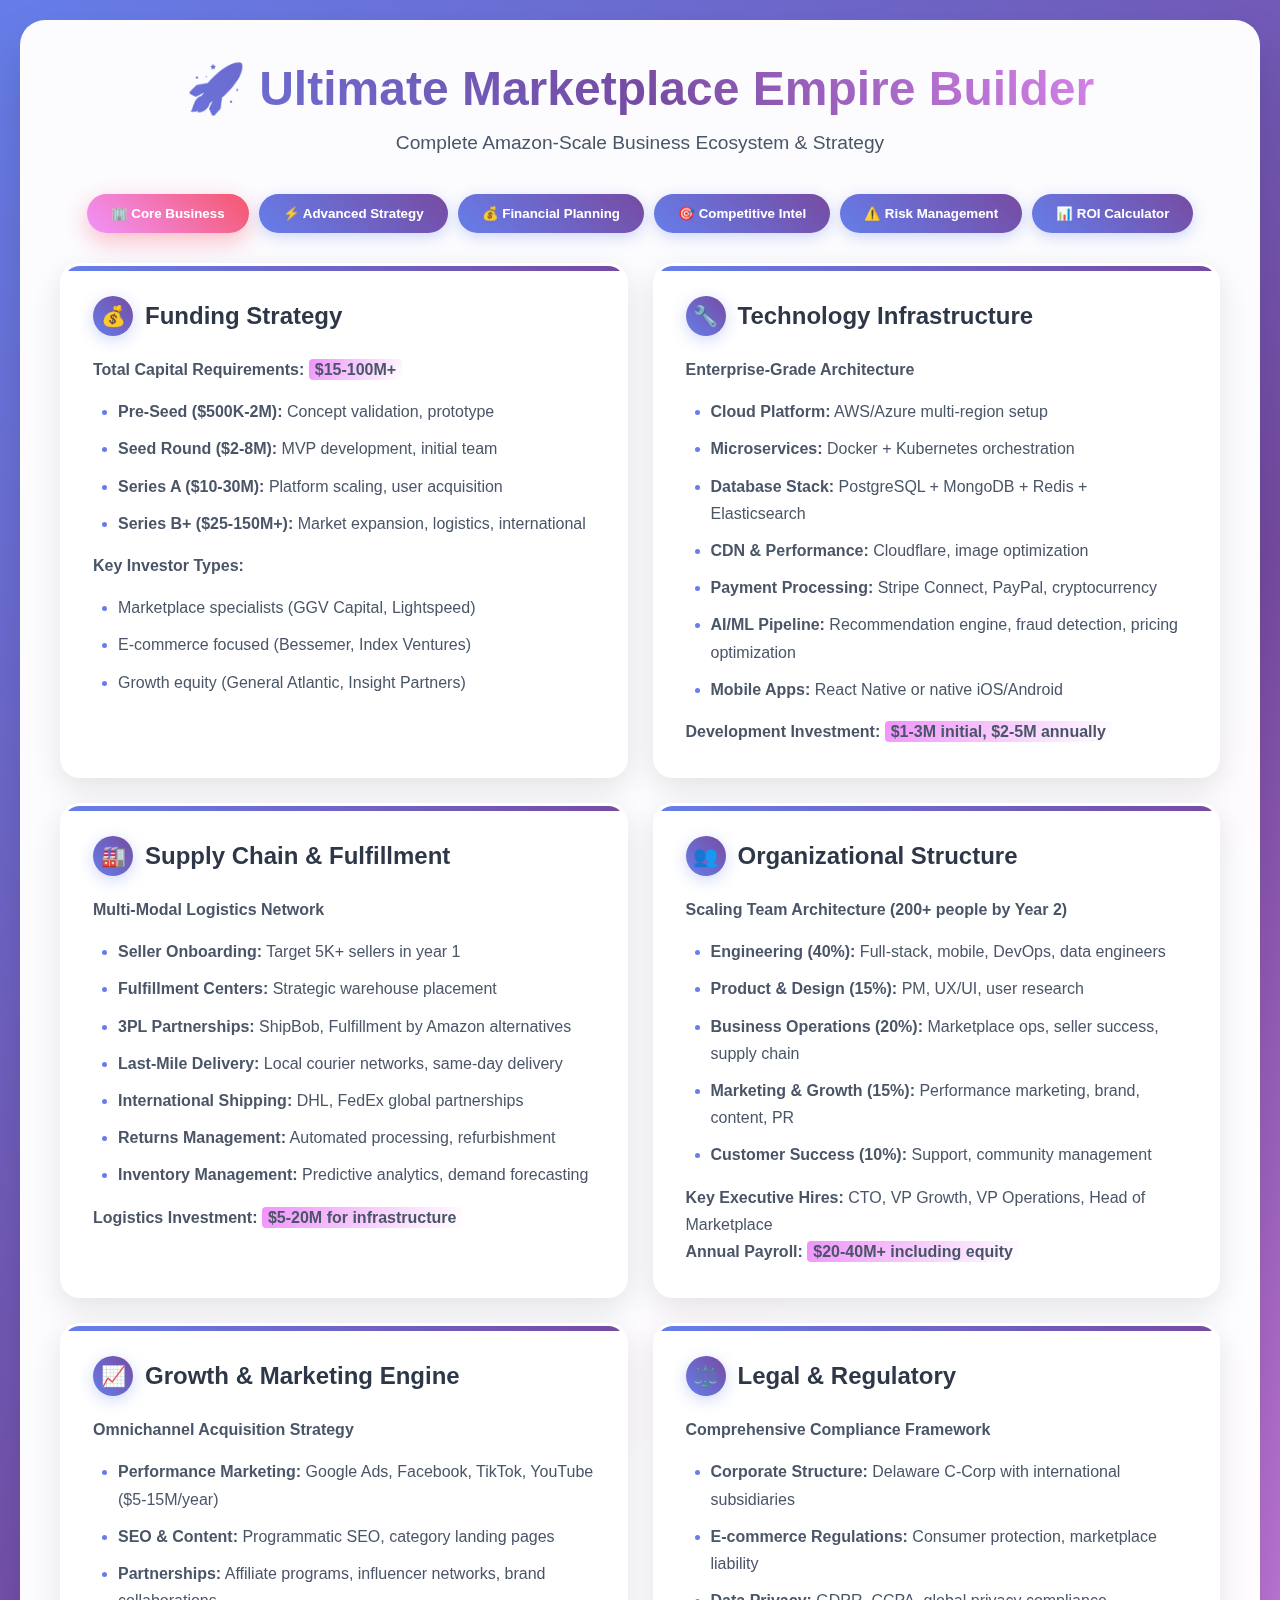
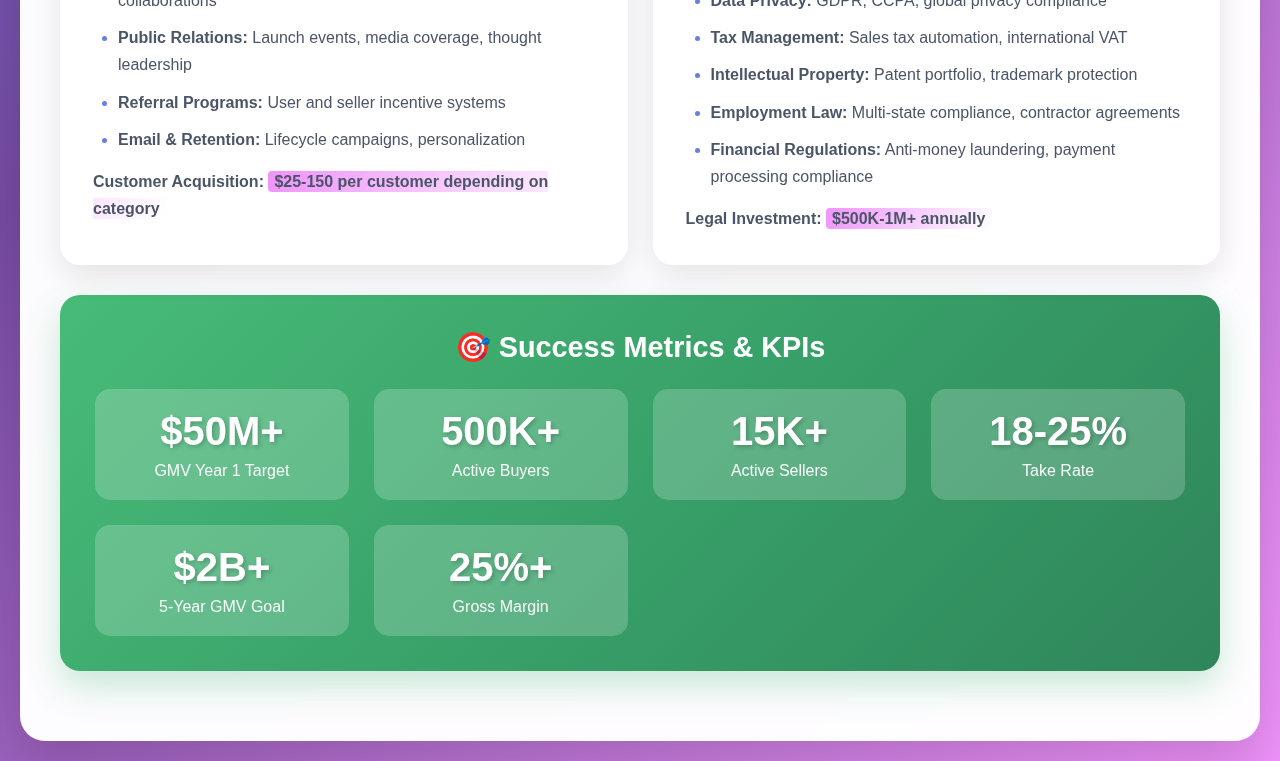
<file: index.html>
<!DOCTYPE html>
<html lang="en">
<head>
    <meta charset="UTF-8">
    <meta name="viewport" content="width=device-width, initial-scale=1.0">
    <title>Complete Marketplace Business Ecosystem</title>
    <style>
        * {
            margin: 0;
            padding: 0;
            box-sizing: border-box;
        }
        
        body {
            font-family: 'Segoe UI', Tahoma, Geneva, Verdana, sans-serif;
            background: linear-gradient(135deg, #667eea 0%, #764ba2 50%, #f093fb 100%);
            min-height: 100vh;
            padding: 20px;
            animation: backgroundShift 10s ease-in-out infinite alternate;
        }
        
        @keyframes backgroundShift {
            0% { background: linear-gradient(135deg, #667eea 0%, #764ba2 50%, #f093fb 100%); }
            100% { background: linear-gradient(135deg, #f093fb 0%, #667eea 50%, #764ba2 100%); }
        }
        
        .container {
            max-width: 1600px;
            margin: 0 auto;
            background: rgba(255, 255, 255, 0.98);
            border-radius: 25px;
            padding: 40px;
            box-shadow: 0 25px 50px rgba(0,0,0,0.15);
            backdrop-filter: blur(10px);
        }
        
        .header {
            text-align: center;
            margin-bottom: 40px;
        }
        
        h1 {
            color: #2d3748;
            margin-bottom: 15px;
            font-size: 3em;
            background: linear-gradient(45deg, #667eea, #764ba2, #f093fb);
            -webkit-background-clip: text;
            -webkit-text-fill-color: transparent;
            animation: textShimmer 3s ease-in-out infinite alternate;
        }
        
        @keyframes textShimmer {
            0% { filter: hue-rotate(0deg); }
            100% { filter: hue-rotate(60deg); }
        }
        
        .subtitle {
            font-size: 1.2em;
            color: #4a5568;
            margin-bottom: 20px;
        }
        
        .nav-tabs {
            display: flex;
            justify-content: center;
            gap: 10px;
            margin-bottom: 30px;
            flex-wrap: wrap;
        }
        
        .tab-button {
            background: linear-gradient(45deg, #667eea, #764ba2);
            color: white;
            border: none;
            padding: 12px 24px;
            border-radius: 25px;
            cursor: pointer;
            font-weight: 600;
            transition: all 0.3s ease;
            box-shadow: 0 4px 15px rgba(102, 126, 234, 0.3);
        }
        
        .tab-button:hover {
            transform: translateY(-2px);
            box-shadow: 0 8px 25px rgba(102, 126, 234, 0.4);
        }
        
        .tab-button.active {
            background: linear-gradient(45deg, #f093fb, #f5576c);
            box-shadow: 0 8px 25px rgba(245, 87, 108, 0.4);
        }
        
        .tab-content {
            display: none;
        }
        
        .tab-content.active {
            display: block;
            animation: fadeInUp 0.5s ease-out;
        }
        
        @keyframes fadeInUp {
            from {
                opacity: 0;
                transform: translateY(20px);
            }
            to {
                opacity: 1;
                transform: translateY(0);
            }
        }
        
        .ecosystem-grid {
            display: grid;
            grid-template-columns: repeat(auto-fit, minmax(380px, 1fr));
            gap: 25px;
            margin-bottom: 30px;
        }
        
        .card {
            background: white;
            border-radius: 20px;
            padding: 30px;
            box-shadow: 0 10px 30px rgba(0,0,0,0.1);
            border: 3px solid transparent;
            transition: all 0.4s cubic-bezier(0.175, 0.885, 0.32, 1.275);
            cursor: pointer;
            position: relative;
            overflow: hidden;
        }
        
        .card::before {
            content: '';
            position: absolute;
            top: 0;
            left: 0;
            right: 0;
            height: 5px;
            background: linear-gradient(90deg, #667eea, #764ba2, #f093fb);
            background-size: 200% 100%;
            animation: gradientMove 3s ease infinite;
        }
        
        @keyframes gradientMove {
            0% { background-position: 0% 50%; }
            50% { background-position: 100% 50%; }
            100% { background-position: 0% 50%; }
        }
        
        .card:hover {
            transform: translateY(-8px) scale(1.02);
            box-shadow: 0 20px 40px rgba(0,0,0,0.2);
            border-color: #667eea;
        }
        
        .card h3 {
            color: #2d3748;
            margin-bottom: 20px;
            font-size: 1.5em;
            display: flex;
            align-items: center;
            gap: 12px;
        }
        
        .icon {
            width: 40px;
            height: 40px;
            background: linear-gradient(45deg, #667eea, #764ba2);
            border-radius: 50%;
            display: flex;
            align-items: center;
            justify-content: center;
            color: white;
            font-size: 20px;
            box-shadow: 0 4px 15px rgba(102, 126, 234, 0.3);
        }
        
        .card-content {
            line-height: 1.7;
            color: #4a5568;
        }
        
        .card ul {
            margin: 15px 0;
            padding-left: 25px;
        }
        
        .card li {
            margin-bottom: 10px;
            position: relative;
        }
        
        .card li::marker {
            color: #667eea;
        }
        
        .highlight {
            background: linear-gradient(120deg, #f093fb 0%, transparent 100%);
            padding: 2px 6px;
            border-radius: 4px;
            font-weight: 600;
        }
        
        .metrics {
            background: linear-gradient(135deg, #48bb78, #38a169, #2f855a);
            color: white;
            border-radius: 20px;
            padding: 35px;
            margin: 30px 0;
            text-align: center;
            box-shadow: 0 15px 35px rgba(72, 187, 120, 0.3);
        }
        
        .metrics h3 {
            margin-bottom: 25px;
            font-size: 1.8em;
        }
        
        .metrics-grid {
            display: grid;
            grid-template-columns: repeat(auto-fit, minmax(250px, 1fr));
            gap: 25px;
        }
        
        .metric {
            background: rgba(255,255,255,0.2);
            border-radius: 15px;
            padding: 20px;
            transition: transform 0.3s ease;
        }
        
        .metric:hover {
            transform: scale(1.05);
            background: rgba(255,255,255,0.3);
        }
        
        .metric-value {
            font-size: 2.5em;
            font-weight: bold;
            margin-bottom: 8px;
            text-shadow: 2px 2px 4px rgba(0,0,0,0.2);
        }
        
        .metric-label {
            font-size: 1em;
            opacity: 0.95;
        }
        
        .timeline {
            display: grid;
            grid-template-columns: repeat(auto-fit, minmax(350px, 1fr));
            gap: 25px;
            margin-top: 35px;
        }
        
        .phase {
            background: linear-gradient(135deg, #f7fafc, #edf2f7);
            border-radius: 20px;
            padding: 30px;
            border-left: 6px solid #667eea;
            transition: all 0.3s ease;
            position: relative;
        }
        
        .phase:hover {
            transform: scale(1.03);
            box-shadow: 0 15px 30px rgba(0,0,0,0.15);
        }
        
        .phase h4 {
            color: #2d3748;
            margin-bottom: 20px;
            font-size: 1.4em;
            display: flex;
            align-items: center;
            gap: 12px;
        }
        
        .phase-number {
            background: linear-gradient(45deg, #667eea, #764ba2);
            color: white;
            width: 35px;
            height: 35px;
            border-radius: 50%;
            display: flex;
            align-items: center;
            justify-content: center;
            font-weight: bold;
            font-size: 16px;
            box-shadow: 0 4px 15px rgba(102, 126, 234, 0.3);
        }
        
        .interactive-calculator {
            background: linear-gradient(135deg, #ffecd2, #fcb69f);
            border-radius: 20px;
            padding: 30px;
            margin: 30px 0;
            box-shadow: 0 15px 35px rgba(252, 182, 159, 0.3);
        }
        
        .calculator-grid {
            display: grid;
            grid-template-columns: repeat(auto-fit, minmax(300px, 1fr));
            gap: 20px;
            margin-top: 20px;
        }
        
        .input-group {
            display: flex;
            flex-direction: column;
            gap: 8px;
        }
        
        .input-group label {
            font-weight: 600;
            color: #744210;
        }
        
        .input-group input, .input-group select {
            padding: 12px;
            border: 2px solid #f6ad55;
            border-radius: 10px;
            font-size: 16px;
            transition: all 0.3s ease;
        }
        
        .input-group input:focus, .input-group select:focus {
            outline: none;
            border-color: #ed8936;
            box-shadow: 0 0 0 3px rgba(237, 137, 54, 0.1);
        }
        
        .calculate-btn {
            background: linear-gradient(45deg, #ed8936, #dd6b20);
            color: white;
            border: none;
            padding: 15px 30px;
            border-radius: 15px;
            font-size: 16px;
            font-weight: 600;
            cursor: pointer;
            transition: all 0.3s ease;
            margin-top: 20px;
        }
        
        .calculate-btn:hover {
            transform: translateY(-2px);
            box-shadow: 0 8px 25px rgba(237, 137, 54, 0.4);
        }
        
        .result-display {
            background: white;
            border-radius: 15px;
            padding: 20px;
            margin-top: 20px;
            border: 2px solid #f6ad55;
        }
        
        .competitive-analysis {
            display: grid;
            grid-template-columns: repeat(auto-fit, minmax(300px, 1fr));
            gap: 20px;
            margin-top: 20px;
        }
        
        .competitor {
            background: white;
            border-radius: 15px;
            padding: 25px;
            box-shadow: 0 8px 25px rgba(0,0,0,0.1);
            border-top: 4px solid #667eea;
        }
        
        .risk-matrix {
            display: grid;
            grid-template-columns: repeat(auto-fit, minmax(280px, 1fr));
            gap: 20px;
            margin-top: 20px;
        }
        
        .risk-item {
            background: white;
            border-radius: 15px;
            padding: 20px;
            box-shadow: 0 8px 25px rgba(0,0,0,0.1);
            border-left: 5px solid #e53e3e;
        }
        
        .risk-high { border-left-color: #e53e3e; }
        .risk-medium { border-left-color: #f6ad55; }
        .risk-low { border-left-color: #48bb78; }
        
        .interactive-note {
            background: linear-gradient(135deg, #fef5e7, #fed7aa);
            border: 3px solid #f6ad55;
            border-radius: 15px;
            padding: 25px;
            margin-top: 25px;
            text-align: center;
            color: #744210;
            position: relative;
            overflow: hidden;
        }
        
        .interactive-note::before {
            content: '';
            position: absolute;
            top: -50%;
            left: -50%;
            width: 200%;
            height: 200%;
            background: linear-gradient(45deg, transparent, rgba(255,255,255,0.1), transparent);
            animation: shine 3s infinite;
        }
        
        @keyframes shine {
            0% { transform: translateX(-100%) translateY(-100%) rotate(45deg); }
            100% { transform: translateX(100%) translateY(100%) rotate(45deg); }
        }
        
        @media (max-width: 768px) {
            .container {
                padding: 25px;
            }
            
            h1 {
                font-size: 2.2em;
            }
            
            .ecosystem-grid {
                grid-template-columns: 1fr;
            }
            
            .nav-tabs {
                justify-content: flex-start;
                overflow-x: auto;
                padding-bottom: 10px;
            }
        }
    </style>
</head>
<body>
    <div class="container">
        <div class="header">
            <h1>🚀 Ultimate Marketplace Empire Builder</h1>
            <div class="subtitle">Complete Amazon-Scale Business Ecosystem & Strategy</div>
        </div>
        
        <div class="nav-tabs">
            <button class="tab-button active" onclick="showTab('core')">🏢 Core Business</button>
            <button class="tab-button" onclick="showTab('advanced')">⚡ Advanced Strategy</button>
            <button class="tab-button" onclick="showTab('financial')">💰 Financial Planning</button>
            <button class="tab-button" onclick="showTab('competitive')">🎯 Competitive Intel</button>
            <button class="tab-button" onclick="showTab('risk')">⚠️ Risk Management</button>
            <button class="tab-button" onclick="showTab('calculator')">📊 ROI Calculator</button>
        </div>
        
        <!-- Core Business Tab -->
        <div id="core" class="tab-content active">
            <div class="ecosystem-grid">
                <div class="card" onclick="toggleContent(this)">
                    <h3><span class="icon">💰</span>Funding Strategy</h3>
                    <div class="card-content">
                        <strong>Total Capital Requirements: <span class="highlight">$15-100M+</span></strong>
                        <ul>
                            <li><strong>Pre-Seed ($500K-2M):</strong> Concept validation, prototype</li>
                            <li><strong>Seed Round ($2-8M):</strong> MVP development, initial team</li>
                            <li><strong>Series A ($10-30M):</strong> Platform scaling, user acquisition</li>
                            <li><strong>Series B+ ($25-150M+):</strong> Market expansion, logistics, international</li>
                        </ul>
                        <p><strong>Key Investor Types:</strong></p>
                        <ul>
                            <li>Marketplace specialists (GGV Capital, Lightspeed)</li>
                            <li>E-commerce focused (Bessemer, Index Ventures)</li>
                            <li>Growth equity (General Atlantic, Insight Partners)</li>
                        </ul>
                    </div>
                </div>
                
                <div class="card" onclick="toggleContent(this)">
                    <h3><span class="icon">🔧</span>Technology Infrastructure</h3>
                    <div class="card-content">
                        <strong>Enterprise-Grade Architecture</strong>
                        <ul>
                            <li><strong>Cloud Platform:</strong> AWS/Azure multi-region setup</li>
                            <li><strong>Microservices:</strong> Docker + Kubernetes orchestration</li>
                            <li><strong>Database Stack:</strong> PostgreSQL + MongoDB + Redis + Elasticsearch</li>
                            <li><strong>CDN & Performance:</strong> Cloudflare, image optimization</li>
                            <li><strong>Payment Processing:</strong> Stripe Connect, PayPal, cryptocurrency</li>
                            <li><strong>AI/ML Pipeline:</strong> Recommendation engine, fraud detection, pricing optimization</li>
                            <li><strong>Mobile Apps:</strong> React Native or native iOS/Android</li>
                        </ul>
                        <p><strong>Development Investment:</strong> <span class="highlight">$1-3M initial, $2-5M annually</span></p>
                    </div>
                </div>
                
                <div class="card" onclick="toggleContent(this)">
                    <h3><span class="icon">🏭</span>Supply Chain & Fulfillment</h3>
                    <div class="card-content">
                        <strong>Multi-Modal Logistics Network</strong>
                        <ul>
                            <li><strong>Seller Onboarding:</strong> Target 5K+ sellers in year 1</li>
                            <li><strong>Fulfillment Centers:</strong> Strategic warehouse placement</li>
                            <li><strong>3PL Partnerships:</strong> ShipBob, Fulfillment by Amazon alternatives</li>
                            <li><strong>Last-Mile Delivery:</strong> Local courier networks, same-day delivery</li>
                            <li><strong>International Shipping:</strong> DHL, FedEx global partnerships</li>
                            <li><strong>Returns Management:</strong> Automated processing, refurbishment</li>
                            <li><strong>Inventory Management:</strong> Predictive analytics, demand forecasting</li>
                        </ul>
                        <p><strong>Logistics Investment:</strong> <span class="highlight">$5-20M for infrastructure</span></p>
                    </div>
                </div>
                
                <div class="card" onclick="toggleContent(this)">
                    <h3><span class="icon">👥</span>Organizational Structure</h3>
                    <div class="card-content">
                        <strong>Scaling Team Architecture (200+ people by Year 2)</strong>
                        <ul>
                            <li><strong>Engineering (40%):</strong> Full-stack, mobile, DevOps, data engineers</li>
                            <li><strong>Product & Design (15%):</strong> PM, UX/UI, user research</li>
                            <li><strong>Business Operations (20%):</strong> Marketplace ops, seller success, supply chain</li>
                            <li><strong>Marketing & Growth (15%):</strong> Performance marketing, brand, content, PR</li>
                            <li><strong>Customer Success (10%):</strong> Support, community management</li>
                        </ul>
                        <p><strong>Key Executive Hires:</strong> CTO, VP Growth, VP Operations, Head of Marketplace</p>
                        <p><strong>Annual Payroll:</strong> <span class="highlight">$20-40M+ including equity</span></p>
                    </div>
                </div>
                
                <div class="card" onclick="toggleContent(this)">
                    <h3><span class="icon">📈</span>Growth & Marketing Engine</h3>
                    <div class="card-content">
                        <strong>Omnichannel Acquisition Strategy</strong>
                        <ul>
                            <li><strong>Performance Marketing:</strong> Google Ads, Facebook, TikTok, YouTube ($5-15M/year)</li>
                            <li><strong>SEO & Content:</strong> Programmatic SEO, category landing pages</li>
                            <li><strong>Partnerships:</strong> Affiliate programs, influencer networks, brand collaborations</li>
                            <li><strong>Public Relations:</strong> Launch events, media coverage, thought leadership</li>
                            <li><strong>Referral Programs:</strong> User and seller incentive systems</li>
                            <li><strong>Email & Retention:</strong> Lifecycle campaigns, personalization</li>
                        </ul>
                        <p><strong>Customer Acquisition:</strong> <span class="highlight">$25-150 per customer depending on category</span></p>
                    </div>
                </div>
                
                <div class="card" onclick="toggleContent(this)">
                    <h3><span class="icon">⚖️</span>Legal & Regulatory</h3>
                    <div class="card-content">
                        <strong>Comprehensive Compliance Framework</strong>
                        <ul>
                            <li><strong>Corporate Structure:</strong> Delaware C-Corp with international subsidiaries</li>
                            <li><strong>E-commerce Regulations:</strong> Consumer protection, marketplace liability</li>
                            <li><strong>Data Privacy:</strong> GDPR, CCPA, global privacy compliance</li>
                            <li><strong>Tax Management:</strong> Sales tax automation, international VAT</li>
                            <li><strong>Intellectual Property:</strong> Patent portfolio, trademark protection</li>
                            <li><strong>Employment Law:</strong> Multi-state compliance, contractor agreements</li>
                            <li><strong>Financial Regulations:</strong> Anti-money laundering, payment processing compliance</li>
                        </ul>
                        <p><strong>Legal Investment:</strong> <span class="highlight">$500K-1M+ annually</span></p>
                    </div>
                </div>
            </div>
            
            <div class="metrics">
                <h3>🎯 Success Metrics & KPIs</h3>
                <div class="metrics-grid">
                    <div class="metric">
                        <div class="metric-value">$50M+</div>
                        <div class="metric-label">GMV Year 1 Target</div>
                    </div>
                    <div class="metric">
                        <div class="metric-value">500K+</div>
                        <div class="metric-label">Active Buyers</div>
                    </div>
                    <div class="metric">
                        <div class="metric-value">15K+</div>
                        <div class="metric-label">Active Sellers</div>
                    </div>
                    <div class="metric">
                        <div class="metric-value">18-25%</div>
                        <div class="metric-label">Take Rate</div>
                    </div>
                    <div class="metric">
                        <div class="metric-value">$2B+</div>
                        <div class="metric-label">5-Year GMV Goal</div>
                    </div>
                    <div class="metric">
                        <div class="metric-value">25%+</div>
                        <div class="metric-label">Gross Margin</div>
                    </div>
                </div>
            </div>
        </div>
        
        <!-- Advanced Strategy Tab -->
        <div id="advanced" class="tab-content">
            <div class="ecosystem-grid">
                <div class="card">
                    <h3><span class="icon">🤖</span>AI & Machine Learning</h3>
                    <div class="card-content">
                        <strong>Intelligent Marketplace Features</strong>
                        <ul>
                            <li><strong>Recommendation Engine:</strong> Collaborative filtering, deep learning models</li>
                            <li><strong>Dynamic Pricing:</strong> Real-time price optimization algorithms</li>
                            <li><strong>Search & Discovery:</strong> NLP-powered search, visual search</li>
                            <li><strong>Fraud Detection:</strong> Transaction monitoring, risk scoring</li>
                            <li><strong>Inventory Prediction:</strong> Demand forecasting, stock optimization</li>
                            <li><strong>Customer Service:</strong> AI chatbots, automated issue resolution</li>
                            <li><strong>Content Moderation:</strong> Automated listing quality control</li>
                        </ul>
                        <p><strong>AI Team Investment:</strong> <span class="highlight">$2-5M annually, 15-25 ML engineers</span></p>
                    </div>
                </div>
                
                <div class="card">
                    <h3><span class="icon">🌍</span>International Expansion</h3>
                    <div class="card-content">
                        <strong>Global Marketplace Strategy</strong>
                        <ul>
                            <li><strong>Phase 1:</strong> English-speaking markets (UK, Canada, Australia)</li>
                            <li><strong>Phase 2:</strong> European Union (Germany, France, Netherlands)</li>
                            <li><strong>Phase 3:</strong> Latin America (Mexico, Brazil)</li>
                            <li><strong>Phase 4:</strong> Asia-Pacific (Japan, Singapore, India)</li>
                            <li><strong>Localization:</strong> Multi-currency, local payment methods, language support</li>
                            <li><strong>Regulatory Compliance:</strong> Country-specific e-commerce laws</li>
                            <li><strong>Local Partnerships:</strong> Regional fulfillment, marketing agencies</li>
                        </ul>
                        <p><strong>Expansion Budget:</strong> <span class="highlight">$5-10M per major market</span></p>
                    </div>
                </div>
                
                <div class="card">
                    <h3><span class="icon">🏪</span>Vertical Integration</h3>
                    <div class="card-content">
                        <strong>Value Chain Expansion</strong>
                        <ul>
                            <li><strong>Private Label:</strong> Own-brand products with higher margins</li>
                            <li><strong>Fulfillment Services:</strong> FBA-style program for sellers</li>
                            <li><strong>Advertising Platform:</strong> Seller promotion tools, sponsored listings</li>
                            <li><strong>Financial Services:</strong> Seller financing, buyer payment plans</li>
                            <li><strong>Logistics Network:</strong> Own delivery fleet, warehouses</li>
                            <li><strong>Data Analytics:</strong> Market insights as a service</li>
                            <li><strong>Software Tools:</strong> Seller management platforms</li>
                        </ul>
                        <p><strong>New Revenue Streams:</strong> <span class="highlight">30-50% of total revenue potential</span></p>
                    </div>
                </div>
                
                <div class="card">
                    <h3><span class="icon">🔗</span>Ecosystem Partnerships</h3>
                    <div class="card-content">
                        <strong>Strategic Alliance Network</strong>
                        <ul>
                            <li><strong>Technology Partners:</strong> Payment processors, cloud providers, SaaS tools</li>
                            <li><strong>Logistics Partners:</strong> Shipping companies, warehouse networks</li>
                            <li><strong>Marketing Partners:</strong> Influencer platforms, ad networks</li>
                            <li><strong>Financial Partners:</strong> Banks, lending platforms, insurance</li>
                            <li><strong>Retail Partners:</strong> Omnichannel integration, dropshipping</li>
                            <li><strong>Technology Integrations:</strong> CRM, ERP, accounting software</li>
                            <li><strong>API Ecosystem:</strong> Third-party developer platform</li>
                        </ul>
                        <p><strong>Partnership Value:</strong> <span class="highlight">20-30% cost reduction, 40%+ feature velocity</span></p>
                    </div>
                </div>
            </div>
        </div>
        
        <!-- Financial Planning Tab -->
        <div id="financial" class="tab-content">
            <div class="timeline">
                <div class="phase">
                    <h4><span class="phase-number">1</span>Foundation Phase (Months 1-12)</h4>
                    <ul>
                        <li><strong>Investment:</strong> $10-15M (Seed + Series A)</li>
                        <li><strong>Team:</strong> 30-50 employees</li>
                        <li><strong>Revenue Target:</strong> $2-5M GMV</li>
                        <li><strong>Key Milestones:</strong> Platform launch, 1K sellers, 50K users</li>
                        <li><strong>Burn Rate:</strong> $800K-1.2M monthly</li>
                        <li><strong>Focus:</strong> Product-market fit, core features</li>
                    </ul>
                </div>
                
                <div class="phase">
                    <h4><span class="phase-number">2</span>Growth Phase (Year 2)</h4>
                    <ul>
                        <li><strong>Investment:</strong> $25-40M (Series B)</li>
                        <li><strong>Team:</strong> 100-150 employees</li>
                        <li><strong>Revenue Target:</strong> $50-100M GMV</li>
                        <li><strong>Key Milestones:</strong> 10K sellers, 500K users, mobile app</li>
                        <li><strong>Burn Rate:</strong> $2-3M monthly</li>
                        <li><strong>Focus:</strong> Scale operations, advanced features</li>
                    </ul>
                </div>
                
                <div class="phase">
                    <h4><span class="phase-number">3</span>Scale Phase (Year 3)</h4>
                    <ul>
                        <li><strong>Investment:</strong> $50-100M (Series C)</li>
                        <li><strong>Team:</strong> 200-300 employees</li>
                        <li><strong>Revenue Target:</strong> $300-500M GMV</li>
                        <li><strong>Key Milestones:</strong> International expansion, profitability path</li>
</file>
